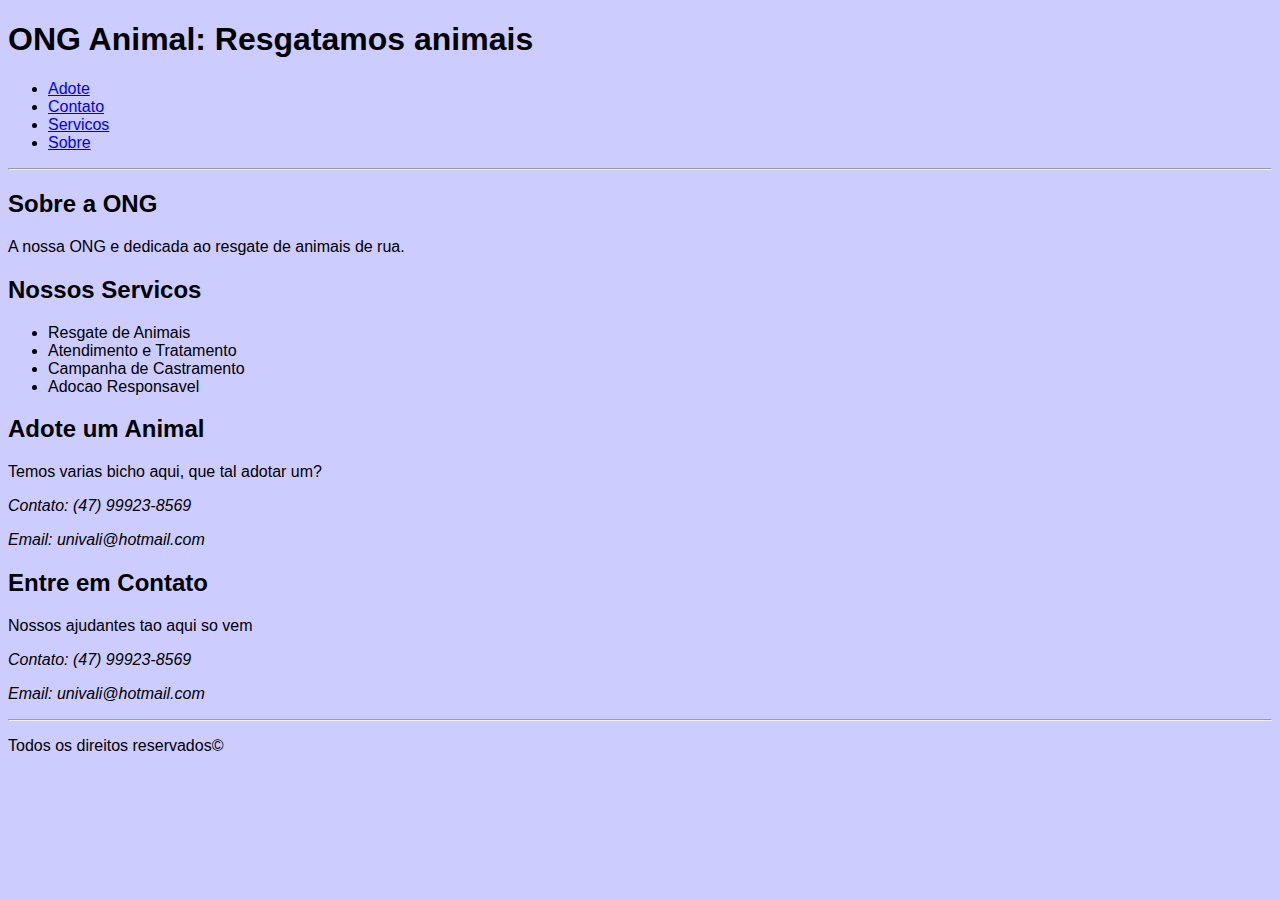
<file: index.html>
<!DOCTYPE html>
<html lang="en">
  <head>
    <meta charset="UTF-8" />
    <meta http-equiv="X-UA-Compatible" content="IE=edge" />
    <meta name="viewport" content="width=device-width, initial-scale=1.0" />
    <link rel="stylesheet" href="style.css">
    <title>ONG Animal</title>
  </head>

  <body>
    <header>
      <h1>ONG Animal: Resgatamos animais</h1>
      <nav>
        <ul>
          <li><a href="./adote.html" target="_blank">Adote</a></li>
          <li><a href="./formulario.html" target="_blank">Contato</a></li>
          <li><a href="./servicos.html" target="_blank">Servicos</a></li>
          <li><a href="#" target="_blank">Sobre</a></li>
        </ul>
      </nav>
      <hr/>
    </header>
    <main>
      <section id="sobre">
        <h2>Sobre a ONG</h2>
        <p>A nossa ONG e dedicada ao resgate de animais de rua.</p>
      </section>
      <section id="servicos">
        <h2>Nossos Servicos</h2>
        <ul>
          <li>Resgate de Animais</li>
          <li>Atendimento e Tratamento</li>
          <li>Campanha de Castramento</li>
          <li>Adocao Responsavel</li>
        </ul>
      </section>
      <section id="adote">
        <h2>Adote um Animal</h2>
        <p>Temos varias bicho aqui, que tal adotar um?</p>
        <p><i>Contato: (47) 99923-8569</i></p>
        <p><i>Email: univali@hotmail.com</i></p>
      </section>
      <section id="contato">
        <h2>Entre em Contato</h2>
        <p>Nossos ajudantes tao aqui so vem</p>
        <p><i>Contato: (47) 99923-8569</i></p>
        <p><i>Email: univali@hotmail.com</i></p>
      </section>
    </main>
    <footer>
      <hr />
      <p>Todos os direitos reservados©</p>
    </footer>
  </body>
</html>
</file>
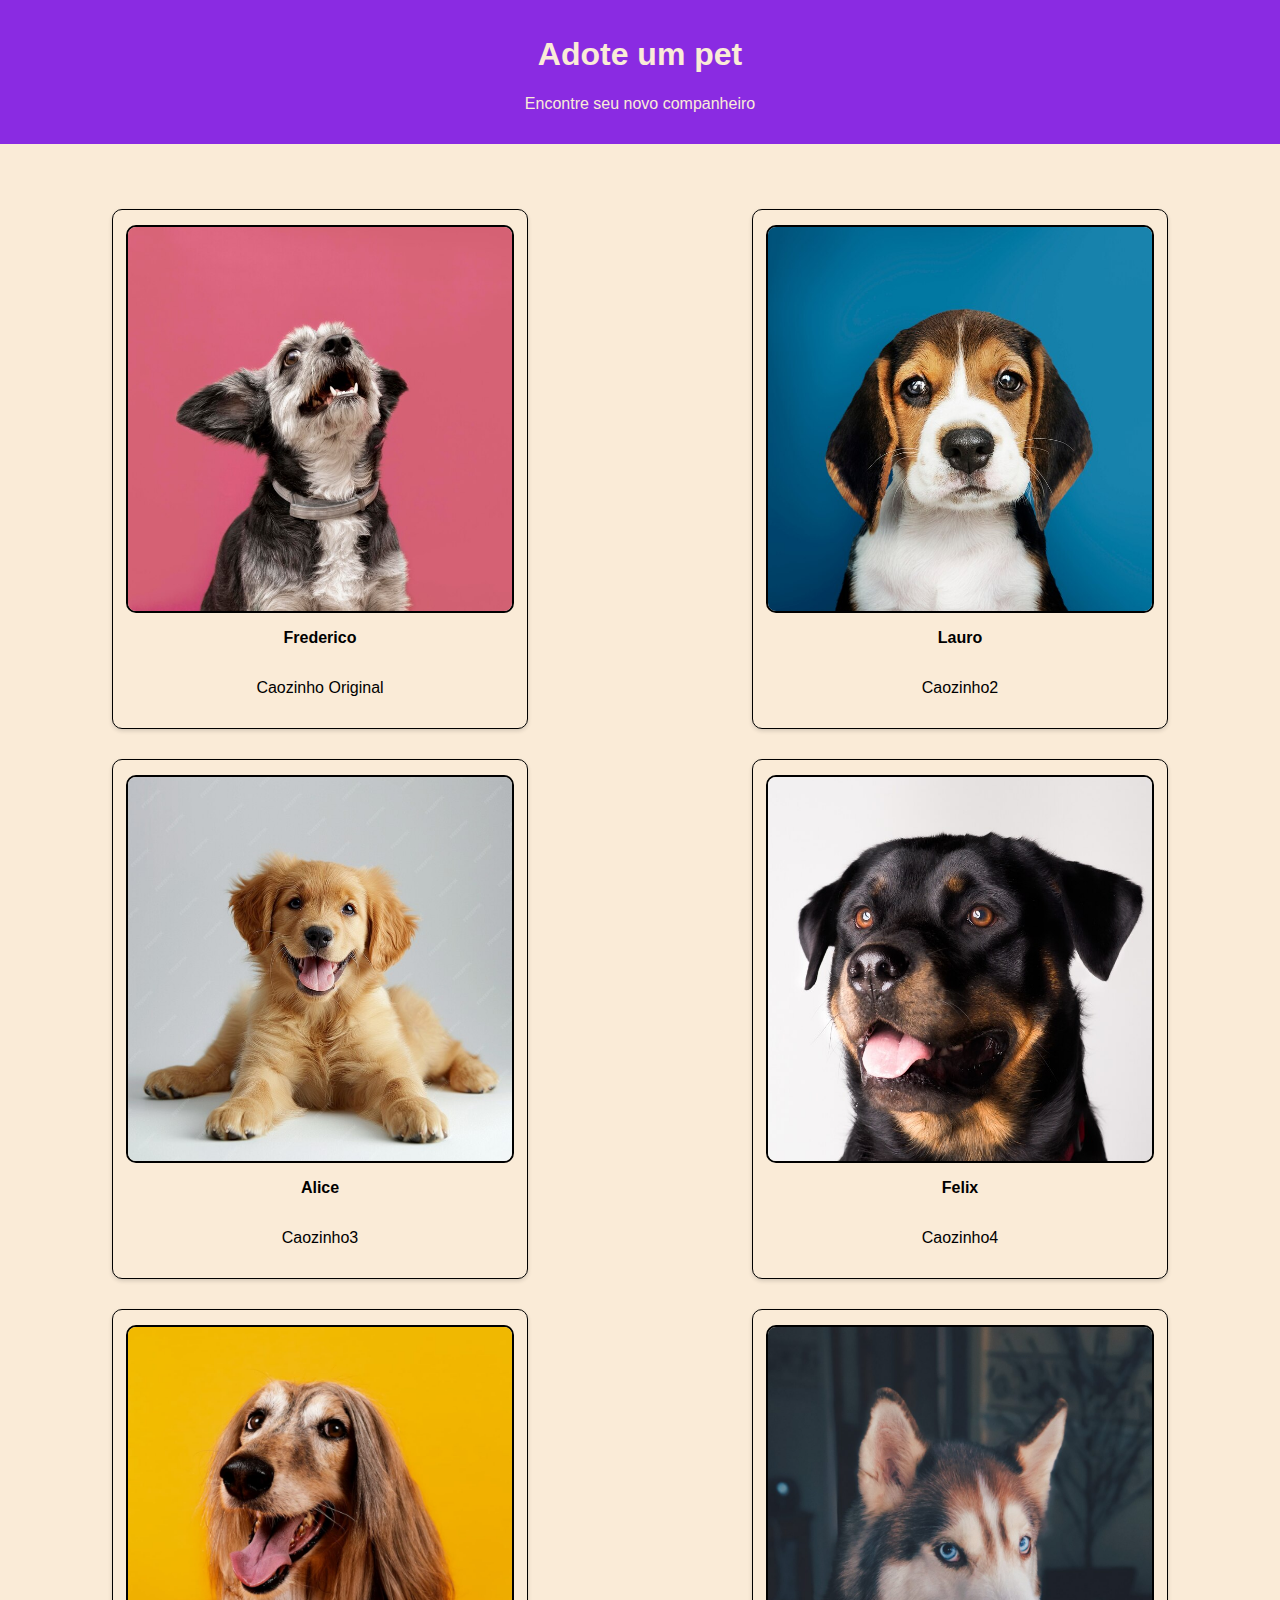
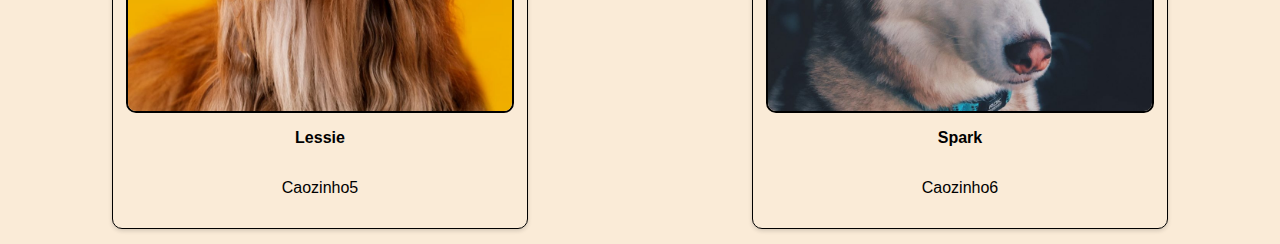
<file: adote.html>
<!DOCTYPE html>
<html lang="en">
  <head>
    <meta charset="UTF-8" />
    <meta name="viewport" content="width=device-width, initial-scale=1.0" />
    <link rel="stylesheet" href="style4.css" />
    <title>Adote</title>
  </head>
  <body>
    <header>
      <h1>Adote um pet</h1>
      <p>Encontre seu novo companheiro</p>
    </header>
    <main>
      <div class="foto">
        <img src="imagens/frederico.jpg" alt="Caozinho Original" />
        <p class="nome">Frederico</p>
        <p>Caozinho Original</p>
      </div>
      <div class="foto">
        <img src="imagens/lauro.jpg" alt="Caozinho2" />
        <p class="nome">Lauro</p>
        <p>Caozinho2</p>
      </div>
      <div class="foto">
        <img src="imagens/alice.jpg" alt="Caozinho3" />
        <p class="nome">Alice</p>
        <p>Caozinho3</p>
      </div>
      <div class="foto">
        <img src="imagens/felix.jpg" alt="Caozinho4" />
        <p class="nome">Felix</p>
        <p>Caozinho4</p>
      </div>
      <div class="foto">
        <img src="imagens/lessie.jpg" alt="Caozinho5" />
        <p class="nome">Lessie</p>
        <p>Caozinho5</p>
      </div>
      <div class="foto">
        <img src="imagens/spark.jpg" alt="Caozinho6" />
        <p class="nome">Spark</p>
        <p>Caozinho6</p>
      </div>
    </main>
    <footer></footer>
  </body>
</html>
</file>
<file: style.css>
body{
    font-family: sans-serif;
    background-color: #CCCCFF;
}
</file>
<file: style4.css>
.foto{
    width: 30%;
    border: 1px solid black;
    background-color: antiquewhite;
    border-radius: 10px;
    box-shadow: 0 2px 4px rgba(0, 0, 0, 0.15);
    margin: 15px; 
    padding: 15px;
    display: flex;
    flex-direction: column;
    align-items: center;
}

header{
    text-align: center;
    background-color: blueviolet;
    padding: 15px;
    margin-bottom: 50px;
    color: antiquewhite;
}

body{
    font-family: sans-serif;
    margin: 0;
    background-color: antiquewhite;
}

.foto img{
    max-width: 100%;
    height: auto;
    border-radius: 10px;
    border: 2.5px solid black;
}

.nome{
    font-weight: bold;
    font-family: sans-serif;
}

main{
    display: flex;
    flex-direction: row;
    justify-content: space-around;
    flex-wrap: wrap;
}

.foto:hover{
    background-color: white;
}
</file>
